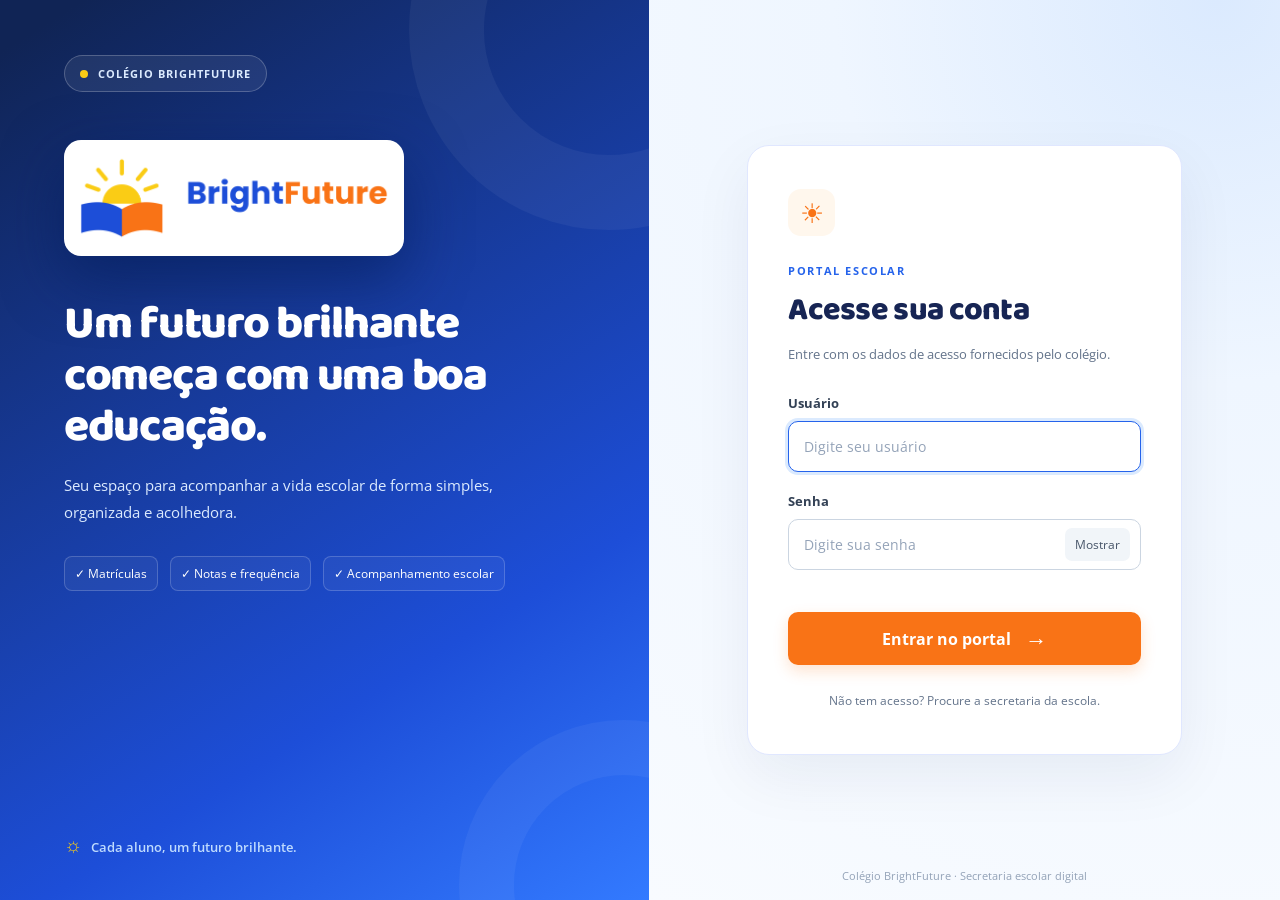
<file: index.html>
<!DOCTYPE html>
<html lang="pt-BR">
<head>
    <meta charset="UTF-8">
    <meta name="viewport" content="width=device-width, initial-scale=1.0">
    <meta name="theme-color" content="#172554">
    <title>Bright Future | Secretaria escolar</title>
    <link rel="preconnect" href="https://fonts.googleapis.com">
    <link rel="preconnect" href="https://fonts.gstatic.com" crossorigin>
    <link href="https://fonts.googleapis.com/css2?family=Baloo+2:wght@600;700;800&family=Open+Sans:wght@400;500;600;700&display=swap" rel="stylesheet">
    <link rel="stylesheet" href="style.css">
    <link rel="stylesheet" href="acesso.css">
    <script src="autenticacao.js"></script>
    <script src="app-ui.js" defer></script>
    <script src="dados-iniciais.js" defer></script>
    <script src="script.js" defer></script>
</head>
<body>
    <div class="app-layout">
        <aside class="sidebar">
            <a class="brand" href="#inicio" aria-label="Bright Future, início">
                <img class="brand-logo" src="assets/logo-5-brightfuture.png" alt="Bright Future">
            </a>

            <div class="school-label">
                <span class="status-dot" aria-hidden="true"></span>
                Secretaria escolar
            </div>

            <nav class="menu" aria-label="Menu principal">
                <p class="menu-heading">MENU</p>
                <a class="menu-item active" href="#inicio" aria-current="page">
                    <svg viewBox="0 0 24 24" aria-hidden="true"><path d="m3 10 9-7 9 7v10a1 1 0 0 1-1 1h-5v-7H9v7H4a1 1 0 0 1-1-1V10Z"></path></svg>
                    <span>Visão geral</span>
                </a>
                <a class="menu-item" href="Alunos/alunos.html">
                    <svg viewBox="0 0 24 24" aria-hidden="true"><circle cx="9" cy="7" r="4"></circle><path d="M2 21v-2a7 7 0 0 1 14 0v2M16 3.2a4 4 0 0 1 0 7.6M18 14a6 6 0 0 1 4 5.7V21"></path></svg>
                    <span>Alunos</span>
                </a>
                <a class="menu-item" href="Turmas/turmas.html">
                    <svg viewBox="0 0 24 24" aria-hidden="true"><rect x="3" y="4" width="18" height="16" rx="2"></rect><path d="M8 4v16M3 9h5M3 15h5M12 9h5M12 13h5"></path></svg>
                    <span>Turmas</span>
                </a>
                <a class="menu-item" href="Notas/notas.html">
                    <svg viewBox="0 0 24 24" aria-hidden="true"><path d="M4 4h16v16H4zM8 8h8M8 12h8M8 16h5"></path></svg>
                    <span>Notas e frequência</span>
                </a>
                <a class="menu-item" href="Relatorios/relatorios.html">
                    <svg viewBox="0 0 24 24" aria-hidden="true"><path d="M4 19V5M4 19h17M8 15l4-4 3 2 5-6"></path></svg>
                    <span>Relatórios</span>
                </a>
            </nav>

            <div class="sidebar-footer">
                <div class="user-avatar" aria-hidden="true">S</div>
                <div class="user-info">
                    <strong>Secretaria</strong>
                    <span>Equipe escolar</span>
                </div>
            </div>
        </aside>

        <main class="main-content">
            <header class="page-header">
                <div>
                    <p class="eyebrow">PAINEL DA ESCOLA</p>
                    <h1>Secretaria escolar</h1>
                </div>
            </header>

            <section class="page-section" id="inicio" aria-labelledby="inicio-title">
                <div class="welcome-panel">
                    <div class="welcome-copy">
                        <p class="eyebrow" id="welcomeGreeting">Boas-vindas!</p>
                        <h2 id="inicio-title">Bem-vindo ao Bright Future</h2>
                        <p>Acompanhe os principais indicadores da escola e encontre tudo o que precisa para cuidar da comunidade escolar.</p>
                    </div>
                    <div class="welcome-logo-wrap" aria-hidden="true">
                        <img class="welcome-logo" src="assets/logo-5-brightfuture.png" alt="">
                    </div>
                </div>

                <div class="dashboard-grid" aria-label="Indicadores da escola">
                    <article class="dashboard-card">
                        <div class="dashboard-card-icon students" aria-hidden="true">
                            <svg viewBox="0 0 24 24"><circle cx="9" cy="7" r="4"></circle><path d="M2 21v-2a7 7 0 0 1 14 0v2M16 3.2a4 4 0 0 1 0 7.6M18 14a6 6 0 0 1 4 5.7V21"></path></svg>
                        </div>
                        <div>
                            <span>Alunos matriculados</span>
                            <strong id="dashboardStudentCount">0</strong>
                            <small>Total cadastrado</small>
                        </div>
                    </article>

                    <article class="dashboard-card">
                        <div class="dashboard-card-icon classes" aria-hidden="true">
                            <svg viewBox="0 0 24 24"><rect x="3" y="4" width="18" height="16" rx="2"></rect><path d="M8 4v16M3 9h5M3 15h5M12 9h5M12 13h5"></path></svg>
                        </div>
                        <div>
                            <span>Turmas ativas</span>
                            <strong id="dashboardClassCount">0</strong>
                            <small>Turmas cadastradas</small>
                        </div>
                    </article>

                    <article class="dashboard-card">
                        <div class="dashboard-card-icon average" aria-hidden="true">
                            <svg viewBox="0 0 24 24"><path d="M4 19V5M4 19h17M8 15l4-4 3 2 5-6"></path></svg>
                        </div>
                        <div>
                            <span>Média escolar</span>
                            <strong id="dashboardAverage">—</strong>
                            <small>Resultado geral</small>
                        </div>
                    </article>

                    <article class="dashboard-card">
                        <div class="dashboard-card-icon attendance" aria-hidden="true">
                            <svg viewBox="0 0 24 24"><circle cx="12" cy="12" r="9"></circle><path d="m8 12 2.5 2.5L16.5 8"></path></svg>
                        </div>
                        <div>
                            <span>Frequência</span>
                            <strong id="dashboardAttendance">—</strong>
                            <small>Chamadas deste mês</small>
                        </div>
                    </article>
                </div>
            </section>

        </main>
    </div>
</body>
</html>
</file>
<file: style.css>
:root {
    font-family: "Open Sans", sans-serif;
    font-size: 14px;
    color: #172554;
    background: #EFF6FF;
    font-synthesis: none;
    text-rendering: optimizeLegibility;
    -webkit-font-smoothing: antialiased;
    --navy: #172554;
    --blue: #2563eb;
    --Royal: #1D4ED8;
    --muted: #64748b;
    --line: #e2e8f0;
    --laranja: #F97316;
    --amarelosol: #FACC15;
    --verde: #16A34A;
}

* {
    box-sizing: border-box;
}

body {
    min-width: 320px;
    min-height: 100vh;
    margin: 0;
    scroll-behavior: smooth;
}

a {
    color: inherit;
    text-decoration: none;
}

.app-layout {
    min-height: 100vh;
}

.sidebar {
    position: fixed;
    inset: 0 auto 0 0;
    z-index: 1;
    display: flex;
    width: 260px;
    flex-direction: column;
    padding: 28px 18px 20px;
    background: #fff;
    border-right: 1px solid var(--line);
}

.brand {
    display: flex;
    align-items: center;
    gap: 11px;
    padding: 0 8px;
}

.brand-icon {
    display: grid;
    width: 40px;
    height: 40px;
    place-items: center;
    border-radius: 12px;
    background: var(--blue);
    color: #fff;
    font-size: 23px;
    font-weight: 800;
}

.brand-logo {
    display: block;
    width: 210px;
    max-width: 100%;
    height: 44px;
    object-fit: contain;
    object-position: left center;
}

.brand-name {
    color: var(--navy);
    font-size: 20px;
    font-weight: 750;
    letter-spacing: -0.8px;
}

.brand-name strong {
    color: #f97316;
}

.school-label {
    display: flex;
    align-items: center;
    gap: 9px;
    margin: 27px 8px 34px;
    color: var(--muted);
    font-size: 13px;
}

.status-dot {
    width: 8px;
    height: 8px;
    flex: 0 0 auto;
    border-radius: 50%;
    background: #22c55e;
}

.menu-heading {
    margin: 0 10px 12px;
    color: #94a3b8;
    font-size: 11px;
    font-weight: 700;
    letter-spacing: 1.1px;
}

.menu {
    display: grid;
    gap: 5px;
}

.menu-item {
    display: flex;
    min-height: 46px;
    align-items: center;
    gap: 12px;
    padding: 0 11px;
    border-radius: 9px;
    color: #475569;
    font-size: 14px;
    font-weight: 550;
}

.menu-item:hover,
.menu-item:focus-visible {
    background: #eff6ff;
    color: var(--blue);
}

.menu-item.active {
    background: #eff6ff;
    color: var(--blue);
}

.menu-item:focus-visible {
    outline: 2px solid var(--blue);
    outline-offset: 2px;
}

.menu-item svg {
    width: 20px;
    height: 20px;
    flex: 0 0 auto;
    fill: none;
    stroke: currentColor;
    stroke-linecap: round;
    stroke-linejoin: round;
    stroke-width: 1.7;
}

.sidebar-footer {
    display: flex;
    align-items: center;
    gap: 11px;
    margin-top: auto;
    padding: 17px 7px 0;
    border-top: 1px solid #eef2f7;
}

.user-avatar {
    display: grid;
    width: 38px;
    height: 38px;
    place-items: center;
    border-radius: 50%;
    background: #dbeafe;
    color: var(--blue);
    font-size: 14px;
    font-weight: 700;
}

.user-info {
    display: grid;
    gap: 3px;
    font-size: 13px;
}

.user-info span {
    color: var(--muted);
    font-size: 11px;
}

.main-content {
    min-height: 100vh;
    margin-left: 260px;
    padding: 42px clamp(24px, 5vw, 72px);
}

.page-header {
    display: flex;
    align-items: center;
    justify-content: space-between;
    gap: 20px;
    margin-bottom: 34px;
}

.eyebrow {
    margin: 0 0 8px;
    color: var(--muted);
    font-size: 11px;
    font-weight: 700;
    letter-spacing: 1px;
}

h1,
h2,
h3 {
    font-family: "Baloo 2", "Open Sans", sans-serif;
}

h1,
h2,
p {
    margin-top: 0;
}

h1 {
    margin-bottom: 0;
    font-size: 28px;
    letter-spacing: -0.8px;
}

.demo-badge {
    display: inline-flex;
    align-items: center;
    gap: 8px;
    padding: 9px 12px;
    border: 1px solid var(--line);
    border-radius: 999px;
    background: #fff;
    color: #475569;
    font-size: 12px;
}

.demo-badge .status-dot {
    width: 7px;
    height: 7px;
}

.bemvindo-card {
    display: flex;
    align-items: flex-start;
    gap: 20px;
    max-width: 850px;
    padding: 30px;
    border: 1px solid #dbeafe;
    border-radius: 16px;
    background: linear-gradient(120deg, #fff 25%, #eff6ff 100%);
    box-shadow: 0 10px 30px rgb(23 37 84 / 5%);
}

.welcome-mark {
    display: grid;
    width: 44px;
    height: 44px;
    flex: 0 0 auto;
    place-items: center;
    border-radius: 13px;
    background: #dbeafe;
    color: var(--blue);
    font-size: 23px;
}

.bemvindo-card .eyebrow {
    color: var(--blue);
}

h2 {
    margin-bottom: 8px;
    font-size: 21px;
    letter-spacing: -0.4px;
}

.welcome-panel {
    position: relative;
    overflow: hidden;
    display: flex;
    min-height: 230px;
    align-items: center;
    justify-content: space-between;
    gap: 24px;
    margin: -24px -24px 24px;
    padding: 42px 40px;
    border-radius: 12px 12px 0 0;
    background: linear-gradient(135deg, #172554 0%, #1d4ed8 100%);
    color: #fff;
}

.welcome-copy {
    position: relative;
    z-index: 1;
    max-width: 540px;
}

.welcome-copy .eyebrow {
    color: #bfdbfe;
}

.welcome-copy h2 {
    margin-bottom: 8px;
    font-size: 32px;
}

.welcome-copy p:last-child {
    max-width: 520px;
    color: #dbeafe;
    font-size: 16px;
}

.welcome-logo-wrap {
    display: grid;
    width: 280px;
    height: 138px;
    flex: 0 1 280px;
    place-items: center;
    overflow: hidden;
    border: 1px solid rgb(255 255 255 / 45%);
    border-radius: 16px;
    background: #f8fafc;
    box-shadow: 0 12px 28px rgb(15 23 42 / 18%);
}

.welcome-logo {
    width: 100%;
    height: 100%;
    object-fit: contain;
}

.dashboard-grid {
    display: grid;
    grid-template-columns: repeat(4, minmax(0, 1fr));
    gap: 14px;
}

.dashboard-card {
    display: flex;
    min-width: 0;
    align-items: flex-start;
    gap: 12px;
    padding: 16px;
    border: 1px solid var(--line);
    border-radius: 10px;
    background: #fff;
}

.dashboard-card-icon {
    display: grid;
    width: 38px;
    height: 38px;
    flex: 0 0 auto;
    place-items: center;
    border-radius: 9px;
}

.dashboard-card-icon svg {
    width: 20px;
    height: 20px;
    fill: none;
    stroke: currentColor;
    stroke-linecap: round;
    stroke-linejoin: round;
    stroke-width: 1.8;
}

.dashboard-card-icon.students {
    background: #dbeafe;
    color: #2563eb;
}

.dashboard-card-icon.classes {
    background: #ede9fe;
    color: #7c3aed;
}

.dashboard-card-icon.average {
    background: #dcfce7;
    color: #16a34a;
}

.dashboard-card-icon.attendance {
    background: #ffedd5;
    color: #ea580c;
}

.dashboard-card div:last-child {
    display: grid;
    min-width: 0;
}

.dashboard-card span {
    overflow: hidden;
    color: var(--muted);
    font-size: 11px;
    text-overflow: ellipsis;
    white-space: nowrap;
}

.dashboard-card strong {
    margin: 2px 0 1px;
    color: var(--navy);
    font-size: 23px;
    line-height: 1.1;
}

.dashboard-card small {
    color: #94a3b8;
    font-size: 10px;
}

.page-section {
    max-width: 850px;
    margin-bottom: 18px;
    padding: 24px;
    scroll-margin-top: 24px;
    border: 1px solid var(--line);
    border-radius: 12px;
    background: #fff;
}

.page-section p {
    margin-bottom: 0;
    color: var(--muted);
    line-height: 1.6;
}

@media (max-width: 720px) {
    .sidebar {
        position: static;
        width: 100%;
        min-height: auto;
        padding: 16px;
        border-right: 0;
        border-bottom: 1px solid var(--line);
    }

    .school-label {
        margin: 16px 8px 20px;
    }

    .menu {
        grid-template-columns: repeat(2, minmax(0, 1fr));
    }

    .menu-heading {
        grid-column: 1 / -1;
    }

    .menu-item {
        gap: 8px;
        padding: 0 8px;
        font-size: 12px;
    }

    .menu-item svg {
        width: 18px;
        height: 18px;
    }

    .sidebar-footer {
        display: none;
    }

    .main-content {
        min-height: auto;
        margin-left: 0;
        padding: 28px 18px;
    }

    .page-header {
        align-items: flex-start;
        flex-direction: column;
        margin-bottom: 24px;
    }

    .page-section {
        padding: 20px;
    }

    .welcome-panel {
        margin: -20px -20px 20px;
        padding: 24px 20px;
    }

    .welcome-logo-wrap {
        width: 220px;
        max-width: 48%;
        height: 120px;
    }

    .dashboard-grid {
        grid-template-columns: repeat(2, minmax(0, 1fr));
    }

    h2 {
        font-size: 18px;
    }
}

@media (max-width: 420px) {
    .welcome-panel {
        align-items: flex-start;
    }

    .welcome-logo-wrap {
        display: none;
    }

    .dashboard-grid {
        grid-template-columns: 1fr;
    }
}
</file>
<file: acesso.css>
[hidden] { display: none !important; }
.logout-button { margin-left: auto; padding: 8px 10px; border: 1px solid #dbeafe; border-radius: 9px; background: #eff6ff; color: #1d4ed8; font: 600 12px "Open Sans", sans-serif; cursor: pointer; }
.logout-button:hover { background: #dbeafe; }
.user-info { min-width: 0; }
.user-info strong { max-width: 120px; white-space: nowrap; overflow: hidden; text-overflow: ellipsis; }
.user-avatar { flex: 0 0 38px; }
.role-note { background: #eff6ff; border: 1px solid #dbeafe; color: #1e40af !important; padding: 12px 15px; border-radius: 10px; margin: 10px 0 18px !important; }
.portal-link { display: inline-flex; align-items: center; margin-top: 18px; padding: 12px 17px; border-radius: 9px; background: #f97316; color: white; font-weight: 700; }
.portal-link:hover { background: #ea580c; }
@media (max-width: 720px) {
 .sidebar-footer { display: flex !important; padding-top: 12px; margin-top: 12px; }
 .user-info strong { max-width: 160px; }
 .menu-item[hidden] { display: none !important; }
}
@media print { .logout-button { display:none; } }
</file>
<file: login.css>
*{box-sizing:border-box}html{font-family:"Open Sans",sans-serif;color:#172554;background:#eff6ff}body{margin:0;min-width:320px}button,input{font:inherit}.login-layout{min-height:100vh;display:grid;grid-template-columns:1.03fr 1fr}.login-intro{position:relative;isolation:isolate;overflow:hidden;display:flex;flex-direction:column;justify-content:space-between;padding:55px clamp(38px,5vw,85px) 42px;background:linear-gradient(148deg,#102455 4%,#1d4ed8 71%,#337aff 100%);color:#fff}.intro-content{position:relative;z-index:1;max-width:570px}.school-badge{display:inline-flex;align-items:center;gap:10px;border:1px solid #ffffff38;padding:10px 15px;border-radius:100px;background:#ffffff12;color:#dbeafe;font-size:11px;font-weight:700;letter-spacing:1px}.badge-dot{width:8px;height:8px;border-radius:100%;background:#facc15}.brand-card{display:flex;align-items:center;justify-content:center;margin:48px 0 43px;width:min(340px,95%);height:116px;border-radius:17px;background:#fff;box-shadow:0 22px 60px #001a568a}.brand-card img{width:94%;height:94%;object-fit:contain}.login-intro h1{font-family:"Baloo 2",sans-serif;font-weight:800;font-size:clamp(35px,3.6vw,56px);line-height:1.12;letter-spacing:-1.3px;margin:0 0 18px}.login-intro p{max-width:480px;color:#dbeafe;font-size:15px;line-height:1.8;margin:0 0 30px}.intro-features{display:flex;gap:12px;flex-wrap:wrap}.intro-features span{padding:8px 10px;border:1px solid #ffffff30;border-radius:8px;color:#fff;font-size:12px;background:#ffffff0c}.intro-bottom{position:relative;z-index:1;color:#bfdbfe;font-size:13px;font-weight:600}.intro-bottom span{color:#facc15;font-size:20px;margin-right:6px}.circle-one,.circle-two{position:absolute;z-index:-1;width:400px;height:400px;border:75px solid #ffffff0c;border-radius:50%;right:-160px;top:-170px}.circle-two{width:330px;height:330px;border-width:55px;top:auto;right:-140px;bottom:-150px}.login-form-section{position:relative;display:grid;place-items:center;min-width:0;padding:35px;background:radial-gradient(circle at 90% 0%,#dbeafe 0%,#eff6ff 36%,#f8fbff 100%)}.form-card{width:min(435px,100%);padding:43px 40px;background:white;border:1px solid #e0e7ff;border-radius:22px;box-shadow:0 22px 60px #17255410}.hello-icon{display:grid;place-items:center;width:47px;height:47px;background:#fff7ed;color:#f97316;border-radius:13px;font-size:27px}.overline{font-weight:700;color:#2563eb;font-size:11px;letter-spacing:1.6px;margin:27px 0 7px}.form-card h2{font-family:"Baloo 2",sans-serif;font-weight:800;letter-spacing:-.7px;font-size:32px;margin:0 0 7px}.subtitle{font-size:13px;line-height:1.7;color:#64748b;margin:0 0 29px}.form-card label{display:block;color:#334155;font-size:13px;font-weight:700;margin-bottom:9px}.form-card input{display:block;width:100%;height:51px;padding:0 15px;border:1px solid #cbd5e1;border-radius:10px;background:#fff;color:#172554;outline:none;font-size:14px;margin:0 0 20px}.form-card input:focus{border-color:#2563eb;box-shadow:0 0 0 3px #dbeafe}.form-card input::placeholder{color:#94a3b8}.password-field{position:relative}.password-field input{padding-right:88px}.password-field button{position:absolute;right:11px;top:9px;border:0;background:#f1f5f9;border-radius:7px;padding:8px 10px;color:#475569;font-size:12px;cursor:pointer}.login-error{font-size:12px;color:#dc2626;min-height:18px;margin:-8px 0 12px;line-height:1.4}.login-submit{width:100%;display:flex;justify-content:center;align-items:center;gap:14px;min-height:53px;border:0;border-radius:10px;background:#f97316;color:#fff;font-weight:700;cursor:pointer;box-shadow:0 6px 15px #f9731633}.login-submit:hover{background:#ea580c}.login-submit:focus-visible{outline:3px solid #fdba74;outline-offset:2px}.login-submit span{font-size:22px;font-weight:400}.login-help{color:#64748b;text-align:center;font-size:12px;line-height:1.6;margin:26px 0 0}.form-footer{position:absolute;bottom:17px;left:0;right:0;color:#94a3b8;text-align:center;font-size:11px}.mobile-brand{display:none}@media(max-width:960px){.login-layout{grid-template-columns:1fr 1fr}.login-intro{padding:42px 30px}.login-intro h1{font-size:37px}.brand-card{margin:32px 0}.form-card{padding:32px 25px}}@media(max-width:700px){.login-layout{display:block}.login-intro{display:none}.login-form-section{min-height:100vh;padding:80px 16px 55px}.mobile-brand{position:absolute;top:14px;left:0;right:0;text-align:center}.mobile-brand img{width:183px;height:60px;object-fit:contain}.form-card{padding:29px 23px}.form-card h2{font-size:29px}.form-footer{font-size:10px}}
</file>
<file: Alunos/alunos.css>
.menu-item.active {
    background: #eff6ff;
    color: #1d4ed8;
    font-weight: 650;
}

.students-section {
    max-width: 1000px;
}

.students-heading,
.students-toolbar {
    display: flex;
    align-items: center;
    justify-content: space-between;
    gap: 16px;
}

.students-heading {
    margin-bottom: 22px;
}

.students-heading p {
    margin-top: 6px;
}

.student-count {
    display: grid;
    min-width: 82px;
    gap: 2px;
    padding: 10px 14px;
    border-radius: 9px;
    background: #eff6ff;
    color: #1d4ed8;
    text-align: center;
}

.student-count strong {
    font-size: 20px;
}

.student-count span {
    font-size: 11px;
}

.student-form {
    padding: 20px;
    border: 1px solid #e2e8f0;
    border-radius: 10px;
}

.student-form h3,
.students-toolbar h3 {
    margin: 0 0 15px;
    font-size: 16px;
}

.student-form-grid {
    display: grid;
    grid-template-columns: repeat(auto-fit, minmax(170px, 1fr));
    gap: 14px;
}

.student-form-grid label {
    display: grid;
    gap: 6px;
    color: #475569;
    font-size: 12px;
    font-weight: 600;
}

.student-form-grid input,
.student-form-grid select,
.student-search input {
    width: 100%;
    min-height: 40px;
    padding: 9px 10px;
    border: 1px solid #cbd5e1;
    border-radius: 7px;
    background: #fff;
    color: #172554;
    font: inherit;
}

.student-form-grid input:focus,
.student-form-grid select:focus,
.student-search input:focus {
    border-color: #1d4ed8;
    outline: 2px solid rgb(29 78 216 / 15%);
}

.class-help {
    margin: 12px 0 0;
    color: #64748b;
    font-size: 12px;
}

.class-help a {
    color: #1d4ed8;
    text-decoration: underline;
}

.student-form-actions {
    display: flex;
    flex-wrap: wrap;
    gap: 9px;
    margin-top: 16px;
}

.student-primary-button,
.student-secondary-button,
.student-action-button {
    min-height: 38px;
    padding: 8px 13px;
    border: 1px solid transparent;
    border-radius: 7px;
    font: inherit;
    font-size: 13px;
    font-weight: 600;
    cursor: pointer;
}

.student-primary-button {
    background: #1d4ed8;
    color: #fff;
}

.student-primary-button:hover {
    background: #1e40af;
}

.student-secondary-button {
    border-color: #e2e8f0;
    background: #fff;
    color: #475569;
}

.student-message {
    min-height: 20px;
    margin: 12px 0;
    font-size: 13px;
}

.student-message.error {
    color: #b91c1c;
}

.student-message.success {
    color: #15803d;
}

.students-toolbar {
    margin: 24px 0 12px;
}

.students-toolbar h3 {
    margin: 0;
}

.student-search {
    width: min(100%, 320px);
}

.student-filters {
    display: flex;
    align-items: flex-end;
    justify-content: flex-end;
    gap: 10px;
}

.student-class-filter {
    display: grid;
    width: 180px;
    gap: 6px;
    color: #475569;
    font-size: 12px;
    font-weight: 600;
}

.student-class-filter select {
    width: 100%;
    min-height: 40px;
    padding: 9px 10px;
    border: 1px solid #cbd5e1;
    border-radius: 7px;
    background: #fff;
    color: #172554;
    font: inherit;
}

.students-table-wrap {
    overflow-x: auto;
}

.students-table {
    width: 100%;
    min-width: 820px;
    border-collapse: collapse;
    text-align: left;
}

.students-table th,
.students-table td {
    padding: 11px 9px;
    border-bottom: 1px solid #e2e8f0;
    font-size: 12px;
}

.students-table th {
    color: #64748b;
    font-weight: 600;
}

.student-row-actions {
    display: flex;
    gap: 6px;
}

.student-action-button {
    min-height: 32px;
    padding: 5px 9px;
    background: #eff6ff;
    color: #1d4ed8;
}

.student-action-button.delete {
    background: #fef2f2;
    color: #b91c1c;
}

.students-empty-state {
    padding: 18px 0;
    color: #64748b;
    text-align: center;
}

.visually-hidden {
    position: absolute;
    width: 1px;
    height: 1px;
    overflow: hidden;
    clip: rect(0, 0, 0, 0);
    white-space: nowrap;
    clip-path: inset(50%);
}

@media (max-width: 720px) {
    .students-heading,
    .students-toolbar {
        align-items: stretch;
        flex-direction: column;
    }

    .student-count {
        width: fit-content;
    }

    .student-search {
        width: 100%;
    }

    .student-filters {
        align-items: stretch;
        flex-direction: column;
    }

    .student-class-filter {
        width: 100%;
    }
}

.student-action-button.archive { color: #7c5607; background: #fff7db; border-color: #eedaa4; }
.student-action-button.restore { color: #186d40; background: #ecfdf3; border-color: #b8e8ca; }
</file>
<file: Boletim/boletim.css>
.personal-section{max-width:900px;padding:30px}.bulletin-head{display:flex;justify-content:space-between;gap:20px;align-items:center;margin-bottom:23px}.bulletin-head h2{font-size:30px;margin:0}.bulletin-head p{color:#64748b}.bulletin-seal{background:#eff6ff;color:#1d4ed8;border-radius:12px;padding:16px;font-weight:800;font-size:20px}.bulletin-grid{display:grid;grid-template-columns:repeat(3,1fr);gap:12px;margin:0 0 35px}.bulletin-grid>div{display:grid;gap:7px;background:#eff6ff;border:1px solid #dbeafe;border-radius:12px;padding:17px}.bulletin-grid span{font-size:12px;color:#64748b}.bulletin-grid strong{font-size:25px;color:#172554}.personal-section h3{font-size:23px;margin-bottom:12px}.bulletin-table-wrap{overflow-x:auto}.bulletin-table{width:100%;border-collapse:collapse;min-width:480px;text-align:left}.bulletin-table th,.bulletin-table td{border-bottom:1px solid #e2e8f0;padding:16px 10px;font-size:13px}.bulletin-table th{color:#64748b;font-size:12px}.bulletin-table td:first-child{font-weight:700}.bulletin-footnote{margin-top:21px!important;font-size:12px!important}@media(max-width:650px){.bulletin-grid{grid-template-columns:1fr}.personal-section{padding:20px}}
</file>
<file: Notas/notas.css>
.grades-section {
    max-width: 1000px;
}

.visually-hidden {
    position: absolute;
    width: 1px;
    height: 1px;
    overflow: hidden;
    clip: rect(0, 0, 0, 0);
    white-space: nowrap;
    clip-path: inset(50%);
}

.grades-heading {
    margin-bottom: 20px;
}

.grades-heading p {
    margin: 6px 0 0;
}

.grades-filters {
    display: grid;
    grid-template-columns: repeat(3, minmax(180px, 260px));
    gap: 14px;
    margin-bottom: 12px;
}

.grades-filters label {
    display: grid;
    gap: 6px;
    color: #475569;
    font-size: 12px;
    font-weight: 600;
}

.grades-filters select,
.grades-filters input {
    width: 100%;
    min-height: 42px;
    padding: 9px 10px;
    border: 1px solid #cbd5e1;
    border-radius: 8px;
    background: #fff;
    color: #172554;
    font: inherit;
}

.grades-filters select:focus,
.grades-filters input:focus {
    border-color: #1d4ed8;
    outline: 2px solid rgb(29 78 216 / 15%);
}

.attendance-toolbar {
    display: flex;
    align-items: center;
    justify-content: space-between;
    gap: 12px;
    margin: 16px 0 4px;
    padding: 12px 14px;
    border: 1px solid #e2e8f0;
    border-radius: 9px;
    background: #f8fafc;
}

.attendance-toolbar div:first-child {
    display: grid;
    gap: 2px;
}

.attendance-toolbar strong {
    color: #172554;
    font-size: 12px;
}

.attendance-toolbar span {
    color: #64748b;
    font-size: 11px;
}

.attendance-actions {
    display: flex;
    gap: 8px;
}

.attendance-button {
    min-height: 38px;
    padding: 7px 11px;
    border: 1px solid transparent;
    border-radius: 7px;
    font: inherit;
    font-size: 12px;
    font-weight: 700;
    cursor: pointer;
}

.attendance-button.present {
    background: #dcfce7;
    color: #15803d;
}

.attendance-button.absent {
    background: #fee2e2;
    color: #b91c1c;
}

.attendance-button:disabled {
    opacity: 0.55;
    cursor: not-allowed;
}

.justification-input {
    width: 180px;
    min-height: 38px;
    padding: 7px 8px;
    border: 1px solid #cbd5e1;
    border-radius: 7px;
    background: #fff;
    color: #172554;
    font: inherit;
}

.attendance-toggle {
    display: inline-flex;
    gap: 5px;
    flex-wrap: wrap;
}

.attendance-count {
    display: block;
    margin-top: 5px;
    color: #64748b;
    font-size: 10px;
    font-weight: 600;
}

.attendance-toggle-button {
    min-height: 34px;
    padding: 6px 9px;
    border: 1px solid #cbd5e1;
    border-radius: 7px;
    background: #fff;
    color: #475569;
    font: inherit;
    font-size: 11px;
    font-weight: 700;
    cursor: pointer;
}

.attendance-toggle-button.present.active {
    border-color: #16a34a;
    background: #dcfce7;
    color: #15803d;
}

.attendance-toggle-button.absent.active {
    border-color: #dc2626;
    background: #fee2e2;
    color: #b91c1c;
}

.grades-message {
    min-height: 20px;
    margin: 8px 0;
    font-size: 13px;
}

.grades-message.error {
    color: #b91c1c;
}

.grades-message.success {
    color: #15803d;
}

.summary-grid {
    display: grid;
    grid-template-columns: repeat(3, minmax(0, 1fr));
    gap: 12px;
    margin: 16px 0;
}

.summary-card {
    display: grid;
    gap: 4px;
    padding: 14px 16px;
    border: 1px solid #e2e8f0;
    border-radius: 9px;
    background: #f8fafc;
}

.summary-card span {
    color: #64748b;
    font-size: 11px;
}

.summary-card strong {
    color: #172554;
    font-size: 22px;
}

.grades-table-wrap {
    overflow-x: auto;
}

.grades-table {
    width: 100%;
    min-width: 640px;
    border-collapse: collapse;
}

.grades-table th,
.grades-table td {
    padding: 12px 9px;
    border-bottom: 1px solid #e2e8f0;
    text-align: left;
    font-size: 12px;
}

.grades-table th {
    color: #64748b;
    font-weight: 600;
}

.grade-input,
.absence-input {
    width: 76px;
    min-height: 38px;
    padding: 7px 8px;
    border: 1px solid #cbd5e1;
    border-radius: 7px;
    background: #fff;
    color: #172554;
    font: inherit;
}

.attendance-value {
    color: #475569;
    font-weight: 600;
}

.status-badge {
    display: inline-flex;
    min-width: 78px;
    justify-content: center;
    padding: 5px 8px;
    border-radius: 999px;
    font-size: 11px;
    font-weight: 700;
}

.status-badge.approved {
    background: #dcfce7;
    color: #15803d;
}

.status-badge.revision {
    background: #fef3c7;
    color: #a16207;
}

.status-badge.reproved {
    background: #fee2e2;
    color: #b91c1c;
}

.grades-empty-state {
    padding: 18px 0;
    color: #64748b;
    text-align: center;
}

.grades-actions {
    display: flex;
    justify-content: flex-end;
    margin-top: 16px;
}

.grades-primary-button {
    min-height: 42px;
    padding: 9px 16px;
    border: 0;
    border-radius: 8px;
    background: #1d4ed8;
    color: #fff;
    font: inherit;
    font-size: 13px;
    font-weight: 700;
    cursor: pointer;
}

.grades-primary-button:disabled {
    background: #94a3b8;
    cursor: not-allowed;
}

@media (max-width: 720px) {
    .grades-filters,
    .summary-grid {
        grid-template-columns: 1fr;
    }

    .attendance-toolbar {
        align-items: stretch;
        flex-direction: column;
    }

    .attendance-actions {
        flex-direction: column;
    }

    .grades-actions {
        justify-content: stretch;
    }

    .grades-primary-button {
        width: 100%;
    }
}
</file>
<file: Relatorios/relatorios.css>
.reports-section {
    max-width: 1000px;
}

.reports-heading,
.report-panel-heading {
    display: flex;
    align-items: center;
    justify-content: space-between;
    gap: 16px;
}

.reports-heading {
    margin-bottom: 20px;
}

.reports-heading p {
    margin: 6px 0 0;
}

.report-primary-button {
    min-height: 40px;
    padding: 8px 14px;
    border: 0;
    border-radius: 8px;
    background: #1d4ed8;
    color: #fff;
    font: inherit;
    font-size: 13px;
    font-weight: 700;
    cursor: pointer;
}

.reports-filters {
    display: grid;
    grid-template-columns: repeat(2, minmax(180px, 260px));
    gap: 14px;
}

.reports-filters label {
    display: grid;
    gap: 6px;
    color: #475569;
    font-size: 12px;
    font-weight: 600;
}

.reports-filters select {
    width: 100%;
    min-height: 42px;
    padding: 9px 10px;
    border: 1px solid #cbd5e1;
    border-radius: 8px;
    background: #fff;
    color: #172554;
    font: inherit;
}

.reports-message {
    min-height: 20px;
    margin: 12px 0 4px;
    color: #64748b;
    font-size: 13px;
}

.report-summary-grid {
    display: grid;
    grid-template-columns: repeat(4, minmax(0, 1fr));
    gap: 12px;
    margin: 16px 0;
}

.report-summary-card {
    display: grid;
    gap: 3px;
    padding: 15px;
    border: 1px solid #e2e8f0;
    border-radius: 10px;
    background: #fff;
}

.report-summary-card span {
    color: #64748b;
    font-size: 11px;
}

.report-summary-card strong {
    color: #172554;
    font-size: 24px;
}

.report-summary-card small {
    color: #94a3b8;
    font-size: 10px;
}

.report-summary-card.students {
    border-top: 3px solid #2563eb;
}

.report-summary-card.classes {
    border-top: 3px solid #7c3aed;
}

.report-summary-card.average {
    border-top: 3px solid #16a34a;
}

.report-summary-card.attendance {
    border-top: 3px solid #ea580c;
}

.report-columns {
    display: grid;
    grid-template-columns: minmax(0, 1.45fr) minmax(280px, 1fr);
    gap: 14px;
}

.report-panel {
    overflow: hidden;
    border: 1px solid #e2e8f0;
    border-radius: 10px;
    background: #fff;
}

.report-panel-heading {
    min-height: 58px;
    padding: 12px 14px;
    border-bottom: 1px solid #e2e8f0;
    background: #f8fafc;
}

.report-panel-heading h3 {
    margin: 0;
    font-size: 16px;
}

.report-panel-heading span {
    color: #64748b;
    font-size: 10px;
    text-align: right;
}

.report-table-wrap {
    overflow-x: auto;
}

.report-table {
    width: 100%;
    min-width: 520px;
    border-collapse: collapse;
}

.report-table th,
.report-table td {
    padding: 11px 9px;
    border-bottom: 1px solid #e2e8f0;
    text-align: left;
    font-size: 11px;
}

.report-table th {
    color: #64748b;
    font-weight: 600;
}

.report-status {
    display: inline-flex;
    padding: 4px 7px;
    border-radius: 999px;
    font-size: 10px;
    font-weight: 700;
}

.report-status.approved {
    background: #dcfce7;
    color: #15803d;
}

.report-status.revision {
    background: #fef3c7;
    color: #a16207;
}

.attention-list {
    display: grid;
}

.attention-item {
    display: grid;
    grid-template-columns: 1fr auto;
    gap: 5px 10px;
    padding: 12px 14px;
    border-bottom: 1px solid #f1f5f9;
}

.attention-item strong {
    color: #172554;
    font-size: 12px;
}

.attention-item span {
    color: #64748b;
    font-size: 10px;
}

.attention-item .attention-reason {
    grid-column: 1 / -1;
    color: #b45309;
}

.report-empty-state {
    padding: 18px 14px;
    color: #64748b;
    text-align: center;
    font-size: 12px;
}

@media (max-width: 900px) {
    .report-summary-grid {
        grid-template-columns: repeat(2, minmax(0, 1fr));
    }

    .report-columns {
        grid-template-columns: 1fr;
    }
}

@media (max-width: 720px) {
    .reports-heading {
        align-items: stretch;
        flex-direction: column;
    }

    .report-primary-button {
        width: 100%;
    }

    .reports-filters,
    .report-summary-grid {
        grid-template-columns: 1fr;
    }
}

@media print {
    .sidebar,
    .page-header,
    .reports-filters,
    .report-primary-button {
        display: none;
    }

    .main-content {
        margin: 0;
        padding: 0;
    }

    .reports-section {
        max-width: none;
        border: 0;
    }

    .report-columns {
        grid-template-columns: 1fr;
    }
}
</file>
<file: Turmas/turmas.css>
.menu-item.active {
    background: #eff6ff;
    color: #1d4ed8;
    font-weight: 650;
}

.classes-section {
    max-width: 1000px;
}

.classes-heading {
    display: flex;
    align-items: center;
    justify-content: space-between;
    gap: 18px;
    margin-bottom: 20px;
}

.classes-heading p {
    margin-top: 6px;
}

.classes-summary {
    display: flex;
    align-items: baseline;
    gap: 7px;
    padding: 11px 14px;
    border-radius: 9px;
    background: #eff6ff;
    color: #1d4ed8;
    white-space: nowrap;
}

.classes-summary strong {
    font-size: 19px;
}

.classes-summary span {
    margin-right: 8px;
    font-size: 11px;
}

.classes-summary span:last-child {
    margin-right: 0;
}

.class-form {
    margin-bottom: 12px;
    padding: 16px;
    border: 1px solid #e2e8f0;
    border-radius: 9px;
    background: #f8fafc;
}

.class-form label {
    display: block;
    margin-bottom: 7px;
    color: #475569;
    font-size: 12px;
    font-weight: 600;
}

.class-form-row {
    display: flex;
    gap: 9px;
}

.class-form input {
    width: min(100%, 300px);
    min-height: 40px;
    padding: 9px 11px;
    border: 1px solid #cbd5e1;
    border-radius: 7px;
    background: #fff;
    color: #172554;
    font: inherit;
}

.class-form input:focus {
    border-color: #1d4ed8;
    outline: 2px solid rgb(29 78 216 / 15%);
}

.class-submit-button {
    min-height: 40px;
    padding: 8px 13px;
    border: 0;
    border-radius: 7px;
    background: #1d4ed8;
    color: #fff;
    font: inherit;
    font-size: 13px;
    font-weight: 600;
    cursor: pointer;
}

.class-submit-button:hover {
    background: #1e40af;
}

.class-form p {
    margin: 8px 0 0;
    color: #64748b;
    font-size: 11px;
}

.class-search {
    display: block;
    width: min(100%, 360px);
    margin-bottom: 18px;
}

.class-search input {
    width: 100%;
    min-height: 40px;
    padding: 9px 11px;
    border: 1px solid #cbd5e1;
    border-radius: 7px;
    background: #fff;
    color: #172554;
    font: inherit;
}

.class-search input:focus {
    border-color: #1d4ed8;
    outline: 2px solid rgb(29 78 216 / 15%);
}

.class-message {
    min-height: 20px;
    margin: 8px 0;
    font-size: 12px;
}

.class-message.error {
    color: #b91c1c;
}

.class-message.success {
    color: #15803d;
}

.classes-grid {
    display: grid;
    grid-template-columns: repeat(auto-fit, minmax(min(100%, 280px), 1fr));
    gap: 14px;
}

.class-card {
    overflow: hidden;
    border: 1px solid #e2e8f0;
    border-radius: 10px;
    background: #fff;
}

.class-card-header {
    display: flex;
    align-items: center;
    justify-content: space-between;
    gap: 12px;
    padding: 14px 16px;
    border-bottom: 1px solid #e2e8f0;
    background: #f8fafc;
}

.class-card-header h3 {
    margin: 0;
    font-size: 15px;
}

.class-card-header span {
    color: #64748b;
    font-size: 11px;
    white-space: nowrap;
}

.class-card-actions {
    display: flex;
    align-items: center;
    gap: 8px;
}

.class-delete-button {
    min-height: 32px;
    padding: 5px 9px;
    border: 0;
    border-radius: 7px;
    background: #fee2e2;
    color: #b91c1c;
    font: inherit;
    font-size: 11px;
    font-weight: 700;
    cursor: pointer;
}


.classes-empty-state {
    padding: 20px 0;
    color: #64748b;
    text-align: center;
}

.visually-hidden {
    position: absolute;
    width: 1px;
    height: 1px;
    overflow: hidden;
    clip: rect(0, 0, 0, 0);
    white-space: nowrap;
    clip-path: inset(50%);
}

@media (max-width: 720px) {
    .classes-heading {
        align-items: stretch;
        flex-direction: column;
    }

    .classes-summary {
        width: fit-content;
    }

    .class-search {
        width: 100%;
    }

    .class-form-row {
        align-items: stretch;
        flex-direction: column;
    }

    .class-form input {
        width: 100%;
    }
}
</file>
